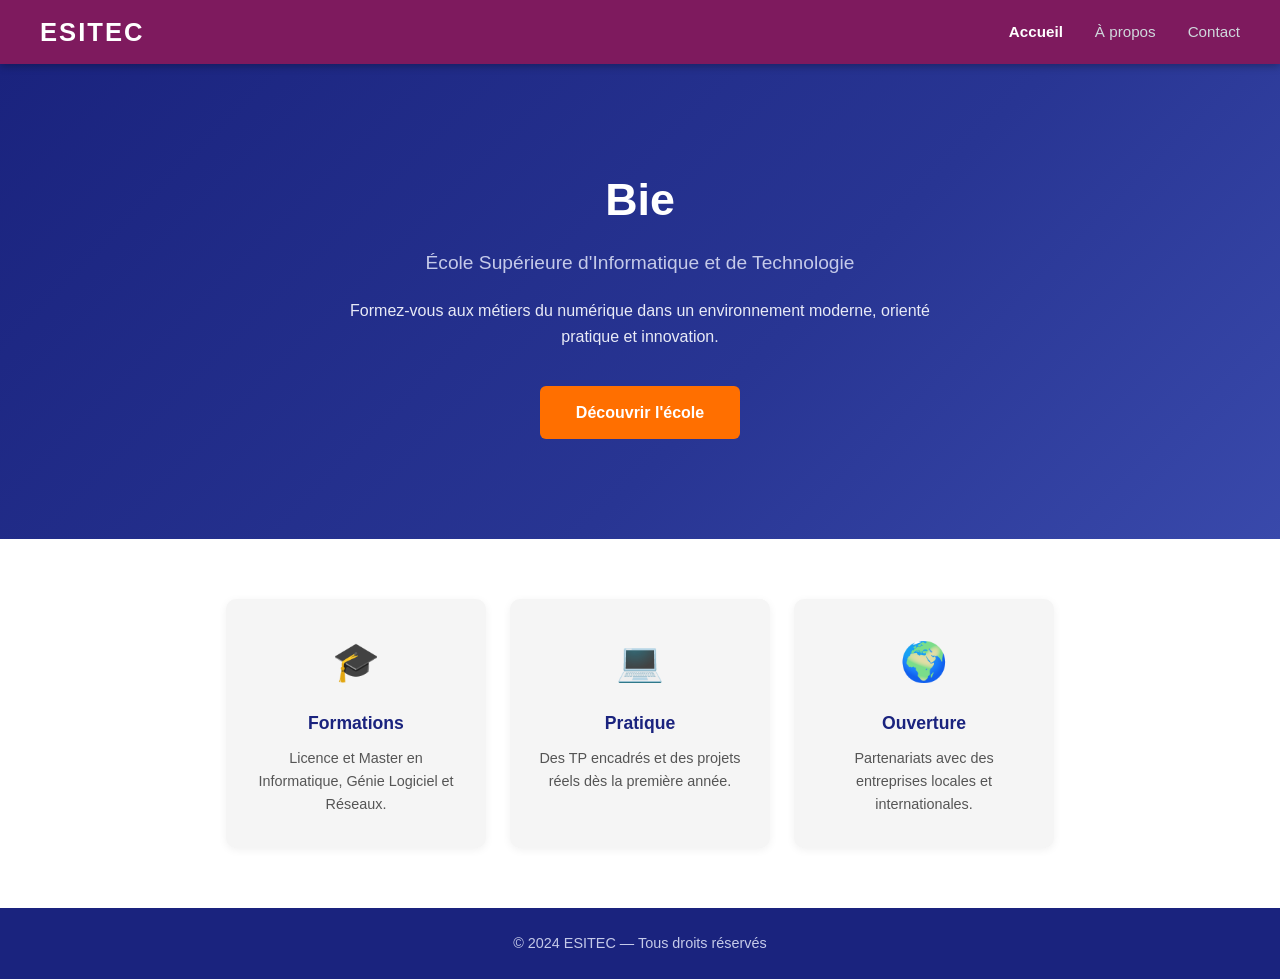
<file: site-esitec/index.html>
<!DOCTYPE html>
<html lang="fr">

<head>
  <meta charset="UTF-8" />
  <meta name="viewport" content="width=device-width, initial-scale=1.0" />
  <title>ESITEC — Accueil</title>
  <link rel="stylesheet" href="style.css" />
</head>

<body>

  <header>
    <nav>
      <div class="logo">ESITEC</div>
      <ul>
        <li><a href="index.html" class="active">Accueil</a></li>
        <li><a href="about.html">À propos</a></li>
        <li><a href="contact.html">Contact</a></li>
      </ul>
    </nav>
  </header>

  <main>
    <section class="hero">
      <h1>Bie</h1>
      <p class="subtitle">École Supérieure d'Informatique et de Technologie</p>
      <p class="description">
        Formez-vous aux métiers du numérique dans un environnement moderne,
        orienté pratique et innovation.
      </p>
      <a href="about.html" class="btn">Découvrir l'école</a>
    </section>

    <section class="features">
      <div class="card">
        <span class="icon">🎓</span>
        <h3>Formations</h3>
        <p>Licence et Master en Informatique, Génie Logiciel et Réseaux.</p>
      </div>
      <div class="card">
        <span class="icon">💻</span>
        <h3>Pratique</h3>
        <p>Des TP encadrés et des projets réels dès la première année.</p>
      </div>
      <div class="card">
        <span class="icon">🌍</span>
        <h3>Ouverture</h3>
        <p>Partenariats avec des entreprises locales et internationales.</p>
      </div>
    </section>
  </main>

  <footer>
    <p>&copy; 2024 ESITEC — Tous droits réservés</p>
  </footer>

</body>

</html>
</file>
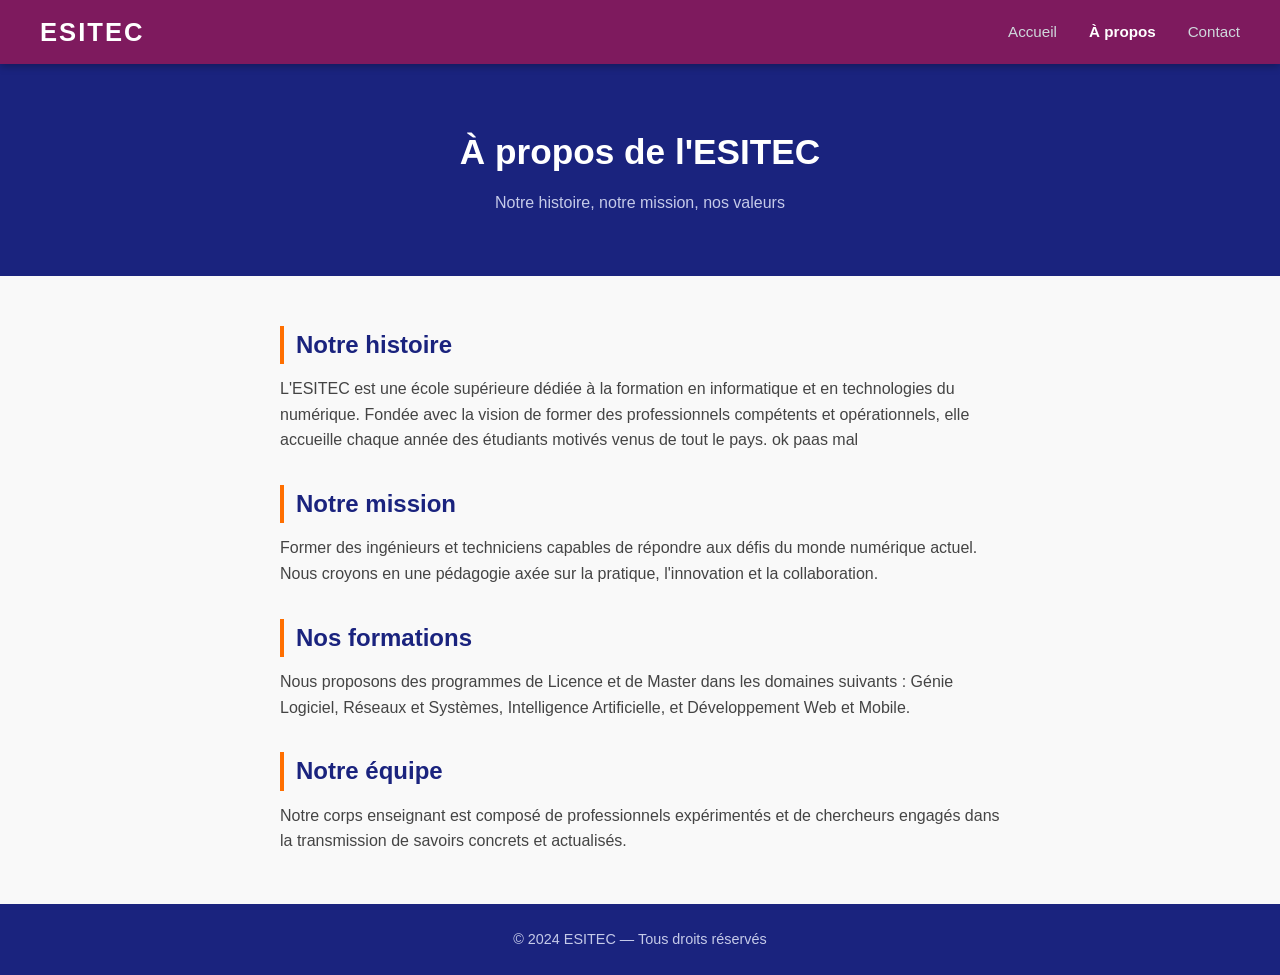
<file: site-esitec/about.html>
<!DOCTYPE html>
<html lang="fr">

<head>
  <meta charset="UTF-8" />
  <meta name="viewport" content="width=device-width, initial-scale=1.0" />
  <title>ESITEC — À propos</title>
  <link rel="stylesheet" href="style.css" />
</head>

<body>

  <header>
    <nav>
      <div class="logo">ESITEC</div>
      <ul>
        <li><a href="index.html">Accueil</a></li>
        <li><a href="about.html" class="active">À propos</a></li>
        <li><a href="contact.html">Contact</a></li>
      </ul>
    </nav>
  </header>

  <main>
    <section class="page-hero">
      <h1>À propos de l'ESITEC</h1>
      <p>Notre histoire, notre mission, nos valeurs</p>
    </section>

    <div class="content">

      <h2>Notre histoire</h2>
      <p>
        L'ESITEC est une école supérieure dédiée à la formation en informatique
        et en technologies du numérique. Fondée avec la vision de former des
        professionnels compétents et opérationnels, elle accueille chaque année
        des étudiants motivés venus de tout le pays. ok paas mal
      </p>

      <!-- Q3 : modifier ce paragraphe dans la branche feature/about -->

      <h2>Notre mission</h2>
      <p>
        Former des ingénieurs et techniciens capables de répondre aux défis
        du monde numérique actuel. Nous croyons en une pédagogie axée sur la
        pratique, l'innovation et la collaboration.
      </p>

      <h2>Nos formations</h2>
      <p>
        Nous proposons des programmes de Licence et de Master dans les domaines
        suivants : Génie Logiciel, Réseaux et Systèmes, Intelligence Artificielle,
        et Développement Web et Mobile.
      </p>

      <h2>Notre équipe</h2>
      <p>
        Notre corps enseignant est composé de professionnels expérimentés et de
        chercheurs engagés dans la transmission de savoirs concrets et actualisés.
      </p>

    </div>
  </main>

  <footer>
    <p>&copy; 2024 ESITEC — Tous droits réservés</p>
  </footer>

</body>

</html>
</file>
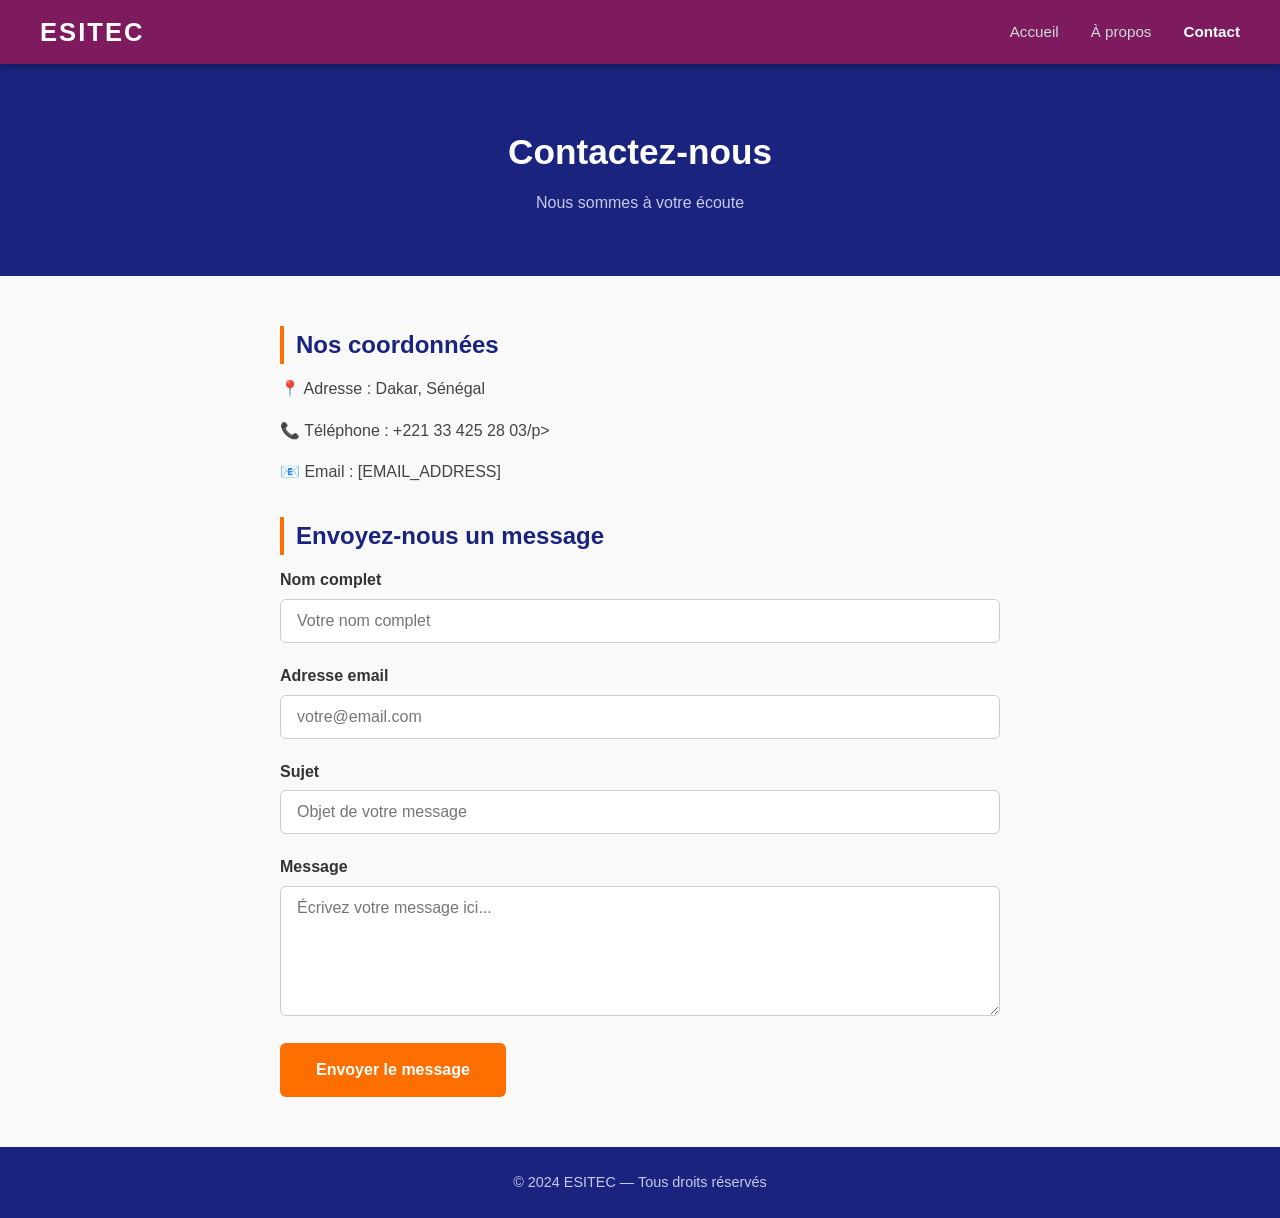
<file: site-esitec/contact.html>
<!DOCTYPE html>
<html lang="fr">

<head>
  <meta charset="UTF-8" />
  <meta name="viewport" content="width=device-width, initial-scale=1.0" />
  <title>ESITEC — Contact</title>
  <link rel="stylesheet" href="style.css" />
</head>

<body>

  <header>
    <nav>
      <div class="logo">ESITEC</div>
      <ul>
        <li><a href="index.html">Accueil</a></li>
        <li><a href="about.html">À propos</a></li>
        <li><a href="contact.html" class="active">Contact</a></li>
      </ul>
    </nav>
  </header>

  <main>
    <section class="page-hero">
      <h1>Contactez-nous</h1>
      <p>Nous sommes à votre écoute</p>
    </section>

    <div class="content">

      <h2>Nos coordonnées</h2>
      <!-- Q7 : modifier ces informations de contact -->
      <p>📍 Adresse : Dakar, Sénégal</p>
      <p>📞 Téléphone : +221 33 425 28 03/p>
      <p>📧 Email : [EMAIL_ADDRESS]</p>

      <h2>Envoyez-nous un message</h2>

      <div class="form-group">
        <label for="nom">Nom complet</label>
        <input type="text" id="nom" placeholder="Votre nom complet" />
      </div>

      <div class="form-group">
        <label for="email">Adresse email</label>
        <input type="email" id="email" placeholder="votre@email.com" />
      </div>

      <div class="form-group">
        <label for="sujet">Sujet</label>
        <input type="text" id="sujet" placeholder="Objet de votre message" />
      </div>

      <div class="form-group">
        <label for="message">Message</label>
        <textarea id="message" placeholder="Écrivez votre message ici..."></textarea>
      </div>

      <a href="#" class="btn">Envoyer le message</a>

    </div>
  </main>

  <footer>
    <p>&copy; 2024 ESITEC — Tous droits réservés</p>
  </footer>

</body>

</html>
</file>
<file: site-esitec/style.css>
/* =============================================
   ESITEC — Feuille de style principale
   Q2 : modifier background-color du header
        #1a237e  →  #006064
   ============================================= */

* {
  margin: 0;
  padding: 0;
  box-sizing: border-box;
}

body {
  font-family: 'Segoe UI', Tahoma, Geneva, Verdana, sans-serif;
  color: #333;
  background-color: #f9f9f9;
  line-height: 1.6;
}

/* ── Navigation ── */
header {
  background-color: #7e1a5e;
  /* Q2 : changer cette valeur */
  padding: 0 40px;
  position: sticky;
  top: 0;
  z-index: 100;
  box-shadow: 0 2px 8px rgba(0, 0, 0, 0.3);
}

nav {
  display: flex;
  justify-content: space-between;
  align-items: center;
  height: 64px;
}

.logo {
  font-size: 1.6rem;
  font-weight: 700;
  color: #ffffff;
  letter-spacing: 2px;
}

nav ul {
  list-style: none;
  display: flex;
  gap: 32px;
}

nav ul li a {
  color: #cfd8dc;
  text-decoration: none;
  font-size: 0.95rem;
  transition: color 0.2s;
}

nav ul li a:hover,
nav ul li a.active {
  color: #ffffff;
  font-weight: 600;
}

/* ── Hero ── */
.hero {
  background: linear-gradient(135deg, #1a237e 0%, #283593 60%, #3949ab 100%);
  color: white;
  text-align: center;
  padding: 100px 40px;
}

.hero h1 {
  font-size: 2.8rem;
  margin-bottom: 12px;
}

.hero .subtitle {
  font-size: 1.2rem;
  color: #c5cae9;
  margin-bottom: 20px;
}

.hero .description {
  max-width: 600px;
  margin: 0 auto 36px;
  font-size: 1rem;
  color: #e8eaf6;
}

.btn {
  display: inline-block;
  background-color: #ff6f00;
  color: white;
  padding: 14px 36px;
  border-radius: 6px;
  text-decoration: none;
  font-weight: 600;
  font-size: 1rem;
  transition: background-color 0.2s;
}

.btn:hover {
  background-color: #e65100;
}

/* ── Cards ── */
.features {
  display: flex;
  gap: 24px;
  padding: 60px 40px;
  justify-content: center;
  flex-wrap: wrap;
  background: #ffffff;
}

.card {
  background: #f5f5f5;
  border-radius: 10px;
  padding: 32px 28px;
  width: 260px;
  text-align: center;
  box-shadow: 0 2px 8px rgba(0, 0, 0, 0.06);
  transition: transform 0.2s;
}

.card:hover {
  transform: translateY(-4px);
}

.card .icon {
  font-size: 2.4rem;
  display: block;
  margin-bottom: 16px;
}

.card h3 {
  font-size: 1.1rem;
  color: #1a237e;
  margin-bottom: 10px;
}

.card p {
  font-size: 0.9rem;
  color: #555;
}

/* ── Pages internes ── */
.page-hero {
  background-color: #1a237e;
  color: white;
  text-align: center;
  padding: 60px 40px;
}

.page-hero h1 {
  font-size: 2.2rem;
}

.page-hero p {
  color: #c5cae9;
  margin-top: 10px;
}

.content {
  max-width: 800px;
  margin: 50px auto;
  padding: 0 40px;
}

.content h2 {
  color: #1a237e;
  font-size: 1.5rem;
  margin: 32px 0 12px;
  border-left: 4px solid #ff6f00;
  padding-left: 12px;
}

.content p {
  font-size: 1rem;
  color: #444;
  margin-bottom: 16px;
}

/* ── Formulaire ── */
.form-group {
  margin-bottom: 20px;
}

.form-group label {
  display: block;
  font-weight: 600;
  margin-bottom: 6px;
  color: #333;
}

.form-group input,
.form-group textarea {
  width: 100%;
  padding: 12px 16px;
  border: 1.5px solid #ccc;
  border-radius: 6px;
  font-size: 1rem;
  font-family: inherit;
  transition: border-color 0.2s;
}

.form-group input:focus,
.form-group textarea:focus {
  outline: none;
  border-color: #1a237e;
}

.form-group textarea {
  height: 130px;
  resize: vertical;
}

/* ── Footer ── */
footer {
  background-color: #1a237e;
  color: #c5cae9;
  text-align: center;
  padding: 24px;
  font-size: 0.9rem;
}
</file>
